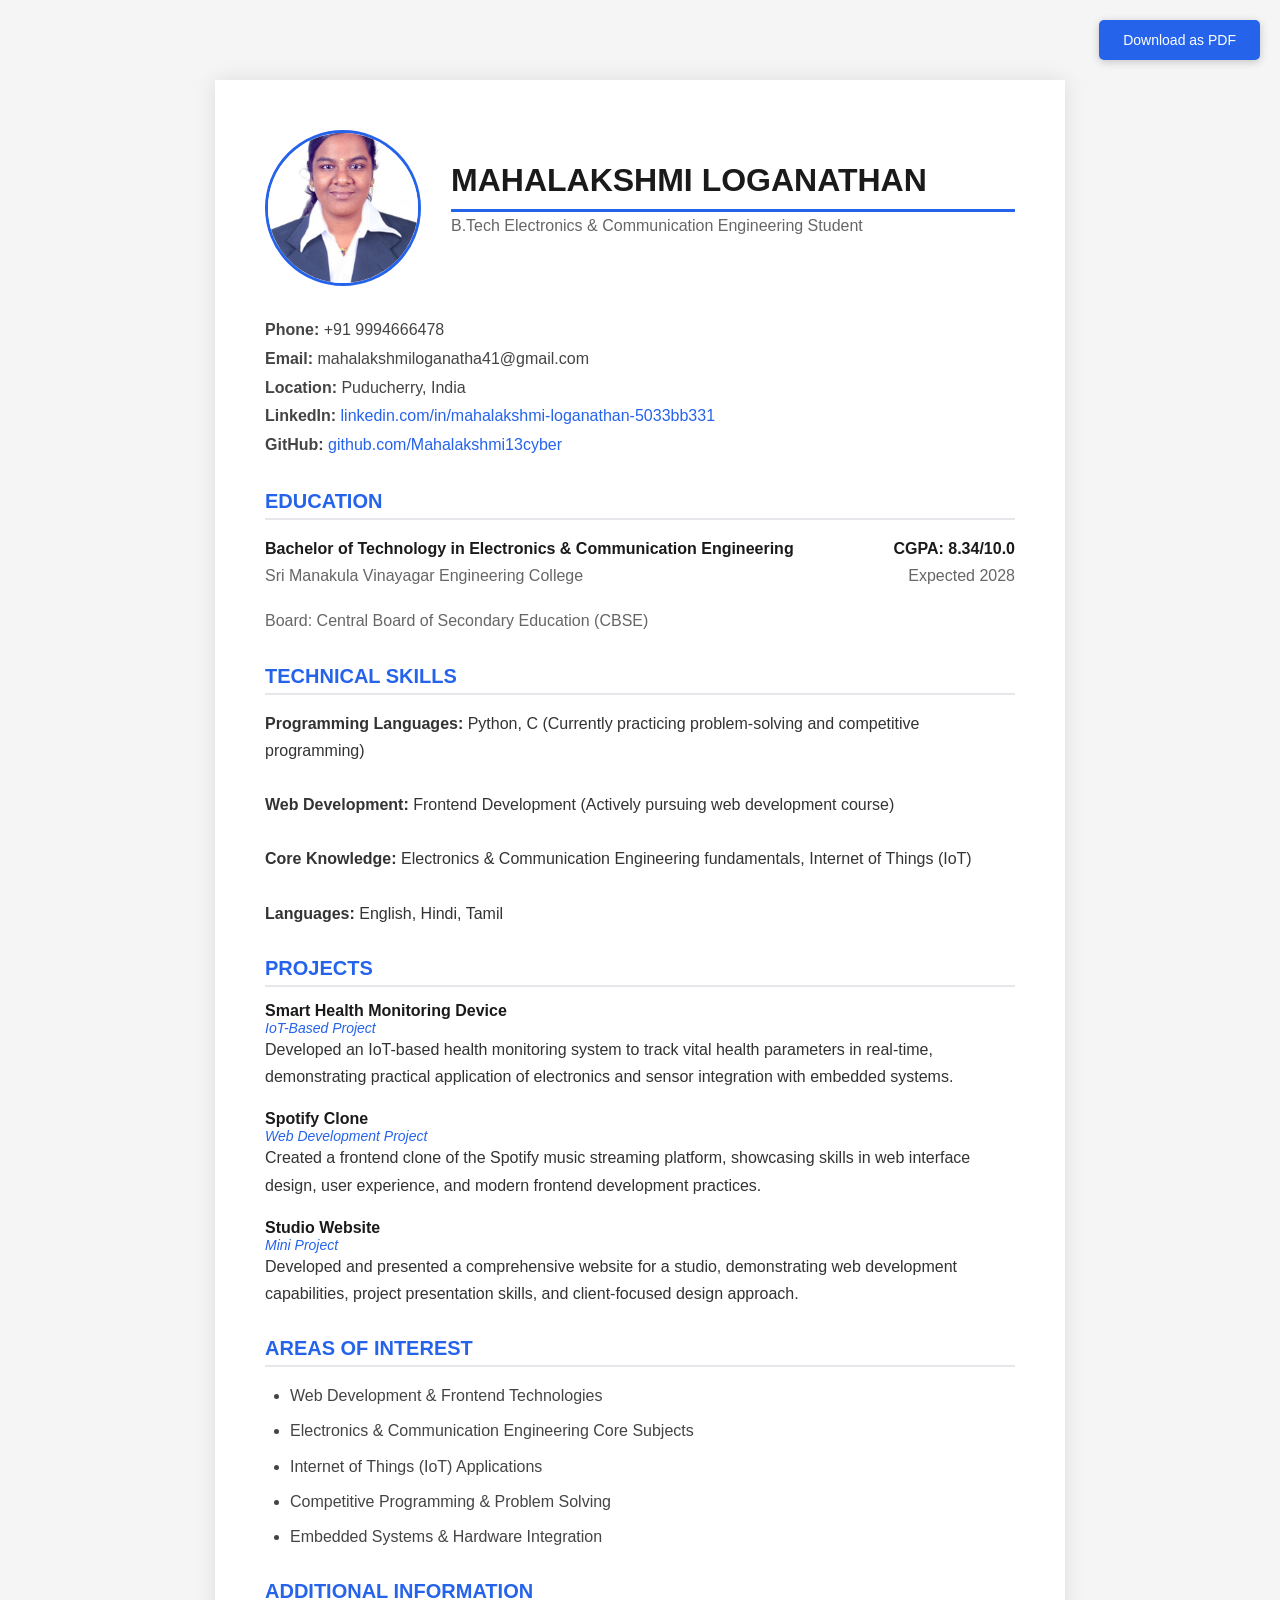
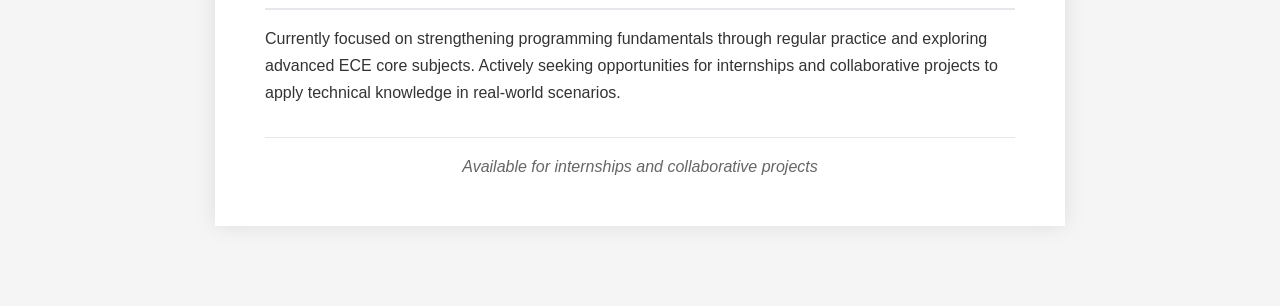
<file: new.html>
<!DOCTYPE html>
<html lang="en">
<head>
    <meta charset="UTF-8">
    <meta name="viewport" content="width=device-width, initial-scale=1.0">
    <title>Mahalakshmi Loganathan - Resume</title>
    <style>
        body {
            font-family: 'Segoe UI', Tahoma, Geneva, Verdana, sans-serif;
            max-width: 850px;
            margin: 40px auto;
            padding: 40px;
            background: #f5f5f5;
        }
        .resume {
            background: white;
            padding: 50px;
            box-shadow: 0 0 20px rgba(0,0,0,0.1);
        }
        h1 {
            color: #1a1a1a;
            font-size: 32px;
            margin-bottom: 5px;
            border-bottom: 3px solid #2563eb;
            padding-bottom: 10px;
        }
        .subtitle {
            color: #666;
            font-size: 16px;
            margin-bottom: 20px;
        }
        .contact-info {
            margin-bottom: 25px;
            line-height: 1.8;
            color: #444;
        }
        h2 {
            color: #2563eb;
            font-size: 20px;
            margin-top: 30px;
            margin-bottom: 15px;
            border-bottom: 2px solid #e5e7eb;
            padding-bottom: 5px;
        }
        .section-content {
            margin-bottom: 20px;
            line-height: 1.7;
            color: #333;
        }
        .job-header {
            display: flex;
            justify-content: space-between;
            margin-bottom: 8px;
        }
        .job-title {
            font-weight: bold;
            color: #1a1a1a;
        }
        .job-details {
            color: #666;
            margin-bottom: 10px;
        }
        ul {
            margin: 10px 0;
            padding-left: 25px;
        }
        li {
            margin-bottom: 8px;
            color: #444;
        }
        .project {
            margin-bottom: 20px;
        }
        .project-title {
            font-weight: bold;
            color: #1a1a1a;
        }
        .project-type {
            color: #2563eb;
            font-style: italic;
            font-size: 14px;
        }
        a {
            color: #2563eb;
            text-decoration: none;
        }
        a:hover {
            text-decoration: underline;
        }
        .print-btn {
            position: fixed;
            top: 20px;
            right: 20px;
            background: #2563eb;
            color: white;
            border: none;
            padding: 12px 24px;
            border-radius: 5px;
            cursor: pointer;
            font-size: 14px;
            box-shadow: 0 2px 8px rgba(0,0,0,0.2);
        }
        .print-btn:hover {
            background: #1d4ed8;
        }
        @media print {
            body {
                background: white;
                margin: 0;
                padding: 0;
            }
            .resume {
                box-shadow: none;
                padding: 20px;
            }
            .print-btn {
                display: none;
            }
        }
    </style>
</head>
<body>
    <button class="print-btn" onclick="window.print()">Download as PDF</button>
    
    <div class="resume">
        <div style="display: flex; align-items: center; gap: 30px; margin-bottom: 30px;">
            <img src="profile photo .jpeg" alt="Mahalakshmi Loganathan" style="width: 150px; height: 150px; border-radius: 50%; object-fit: cover; border: 3px solid #2563eb;">
            <div style="flex: 1;">
                <h1 style="margin-top: 0;">MAHALAKSHMI LOGANATHAN</h1>
                <div class="subtitle">B.Tech Electronics & Communication Engineering Student</div>
            </div>
        </div>
        
        <div class="contact-info">
            <strong>Phone:</strong> +91 9994666478<br>
            <strong>Email:</strong> mahalakshmiloganatha41@gmail.com<br>
            <strong>Location:</strong> Puducherry, India<br>
            <strong>LinkedIn:</strong> <a href="https://www.linkedin.com/in/mahalakshmi-loganathan-5033bb331" target="_blank">linkedin.com/in/mahalakshmi-loganathan-5033bb331</a><br>
            <strong>GitHub:</strong> <a href="https://github.com/Mahalakshmi13cyber" target="_blank">github.com/Mahalakshmi13cyber</a>
        </div>

        <h2>EDUCATION</h2>
        <div class="section-content">
            <div class="job-header">
                <div>
                    <div class="job-title">Bachelor of Technology in Electronics & Communication Engineering</div>
                    <div class="job-details">Sri Manakula Vinayagar Engineering College</div>
                </div>
                <div style="text-align: right;">
                    <div class="job-title">CGPA: 8.34/10.0</div>
                    <div class="job-details">Expected 2028</div>
                </div>
            </div>
            <div class="job-details">Board: Central Board of Secondary Education (CBSE)</div>
        </div>

        <h2>TECHNICAL SKILLS</h2>
        <div class="section-content">
            <strong>Programming Languages:</strong> Python, C (Currently practicing problem-solving and competitive programming)<br><br>
            <strong>Web Development:</strong> Frontend Development (Actively pursuing web development course)<br><br>
            <strong>Core Knowledge:</strong> Electronics & Communication Engineering fundamentals, Internet of Things (IoT)<br><br>
            <strong>Languages:</strong> English, Hindi, Tamil
        </div>

        <h2>PROJECTS</h2>
        
        <div class="project">
            <div class="project-title">Smart Health Monitoring Device</div>
            <div class="project-type">IoT-Based Project</div>
            <div class="section-content">
                Developed an IoT-based health monitoring system to track vital health parameters in real-time, demonstrating practical application of electronics and sensor integration with embedded systems.
            </div>
        </div>

        <div class="project">
            <div class="project-title">Spotify Clone</div>
            <div class="project-type">Web Development Project</div>
            <div class="section-content">
                Created a frontend clone of the Spotify music streaming platform, showcasing skills in web interface design, user experience, and modern frontend development practices.
            </div>
        </div>

        <div class="project">
            <div class="project-title">Studio Website</div>
            <div class="project-type">Mini Project</div>
            <div class="section-content">
                Developed and presented a comprehensive website for a studio, demonstrating web development capabilities, project presentation skills, and client-focused design approach.
            </div>
        </div>

        <h2>AREAS OF INTEREST</h2>
        <div class="section-content">
            <ul>
                <li>Web Development & Frontend Technologies</li>
                <li>Electronics & Communication Engineering Core Subjects</li>
                <li>Internet of Things (IoT) Applications</li>
                <li>Competitive Programming & Problem Solving</li>
                <li>Embedded Systems & Hardware Integration</li>
            </ul>
        </div>

        <h2>ADDITIONAL INFORMATION</h2>
        <div class="section-content">
            Currently focused on strengthening programming fundamentals through regular practice and exploring advanced ECE core subjects. Actively seeking opportunities for internships and collaborative projects to apply technical knowledge in real-world scenarios.
        </div>

        <div style="text-align: center; margin-top: 30px; padding-top: 20px; border-top: 1px solid #e5e7eb; color: #666; font-style: italic;">
            Available for internships and collaborative projects
        </div>
    </div>
</body>
</html>
</file>
